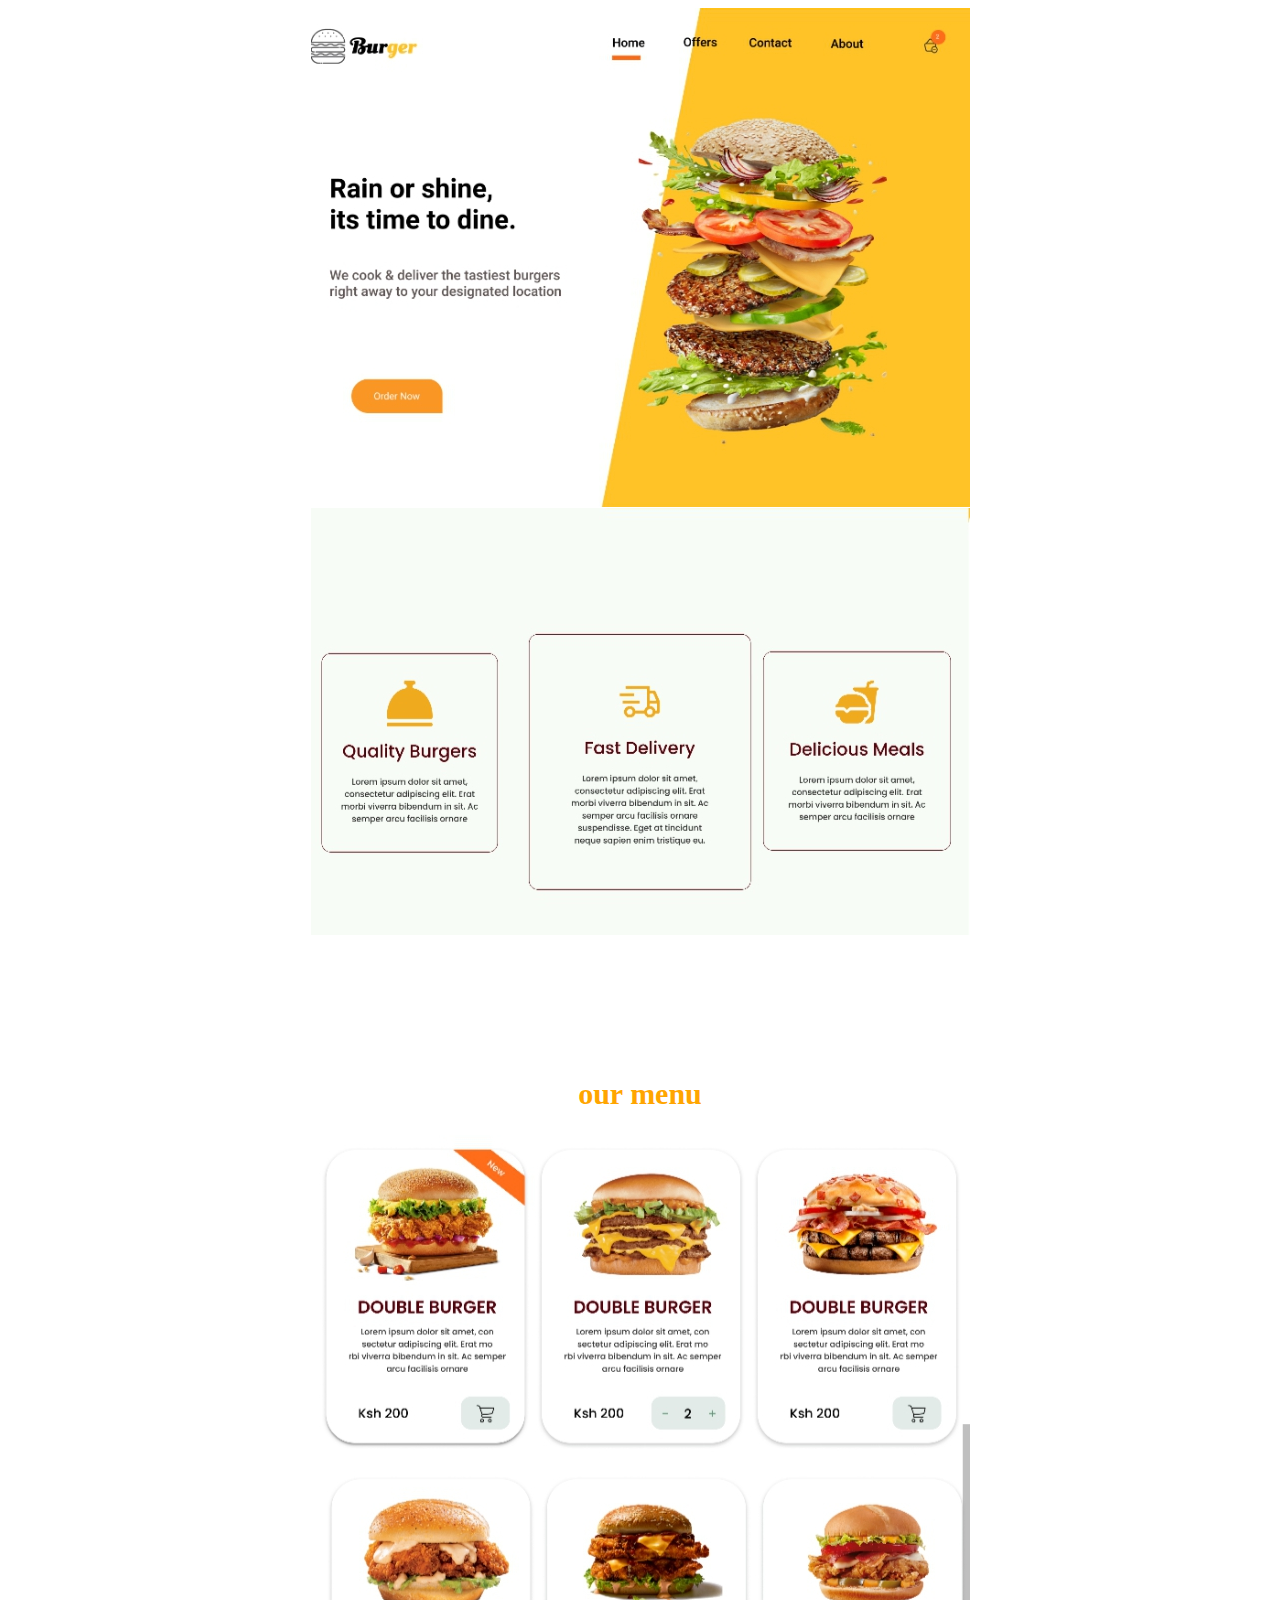
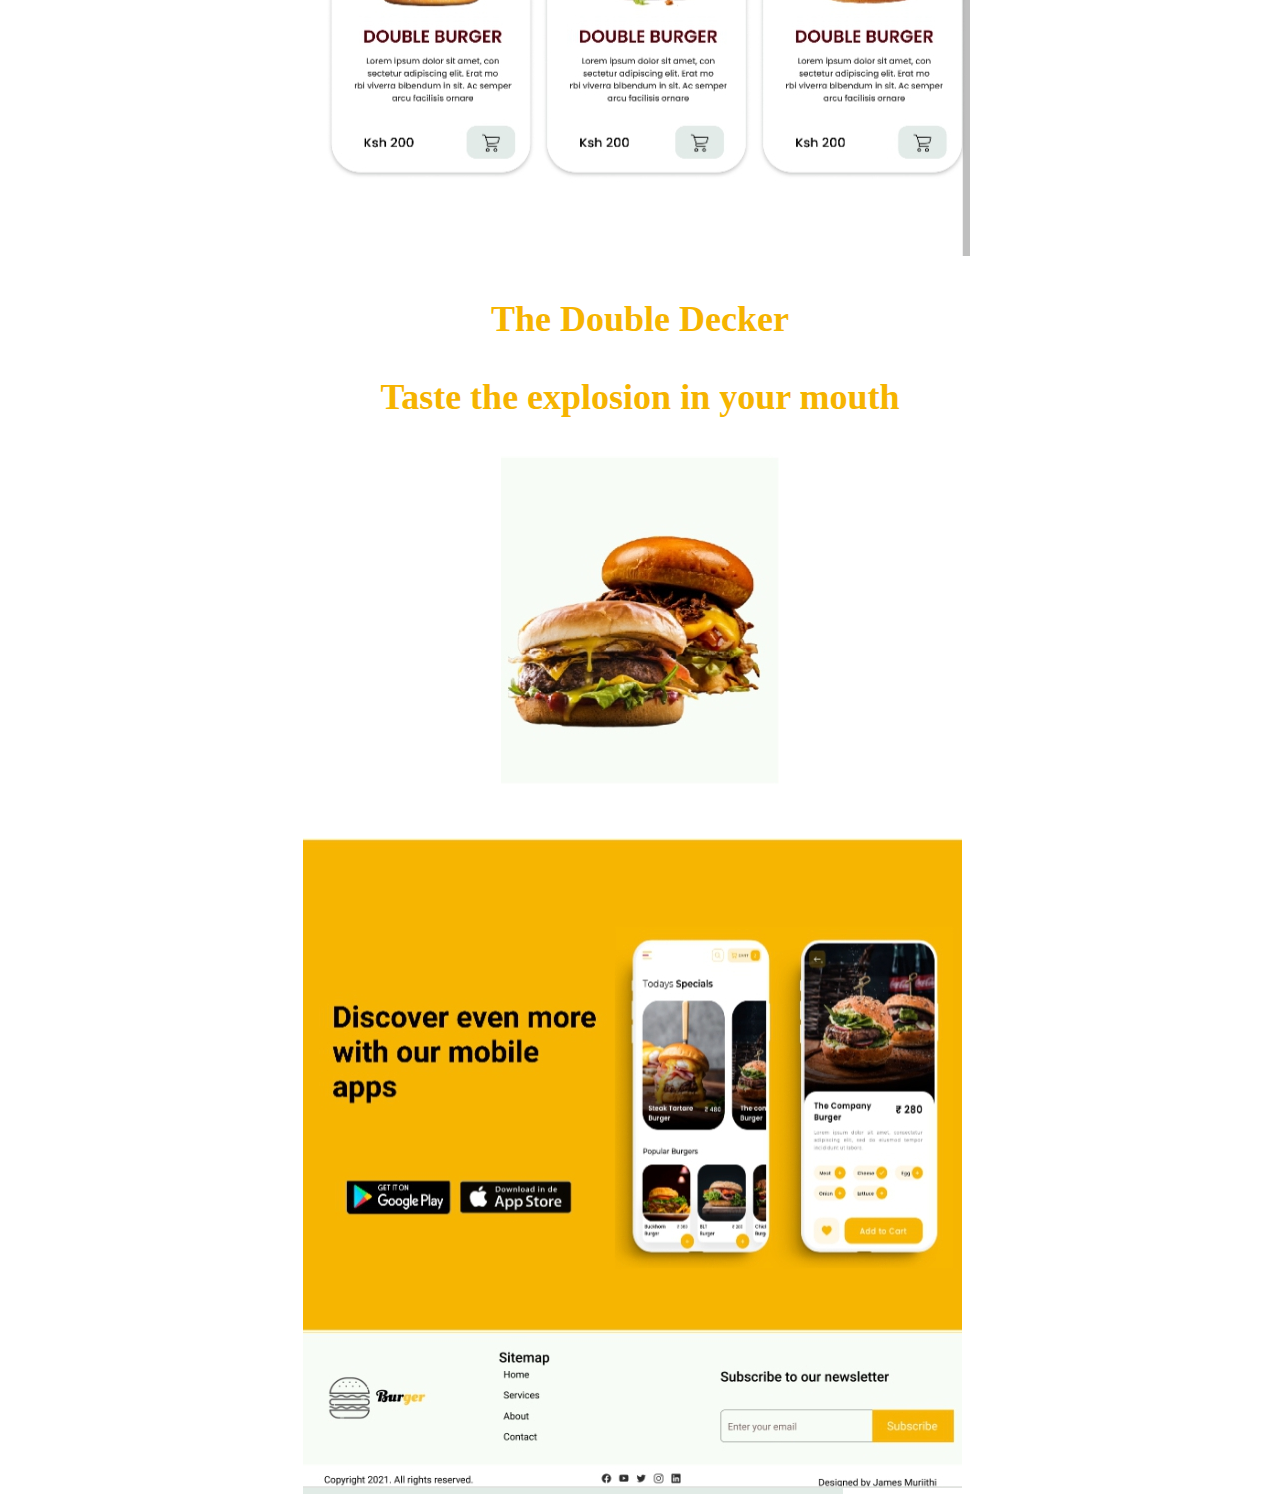
<file: index.html>
<!DOCTYPE html>
<html lang="en">
<head>
    <meta charset="UTF-8">
    <meta http-equiv="X-UA-Compatible" content="IE=edge">
    <meta name="viewport" content="width=device-width, initial-scale=1.0">
    <title>Burger palace</title>
    <link rel="stylesheet" href="style.css">
</head>
<body>
  <div class="container"> 
    <header>
       <img src="images/title.png" alt="">
             
    </header>
    <header>
        
    </header>
    
    <nav>
        <img src="images/burger description.png" alt="">
      
    </nav>
    <main>
       
        <h1>our menu</h1>
        <p> 
            <img src="images/6 burger combo.png" alt="">          
        </p>
        <p> 
            <div class="img_align">
            <p>The Double Decker</p>
            <p> Taste the explosion in your mouth</p>
            <img src="images/double decker.png" alt="">
        </div>        
        </p>
 
       
        
    
    </main>
    <section> 
        <div class="img_align">
        <img src="images/contacts.png" alt="">
        </div>
    </section>  
    
    <footer> 
        <img src="images/copyright.png" alt="">       
    </footer>
  </div>
</body>
</html>
</file>
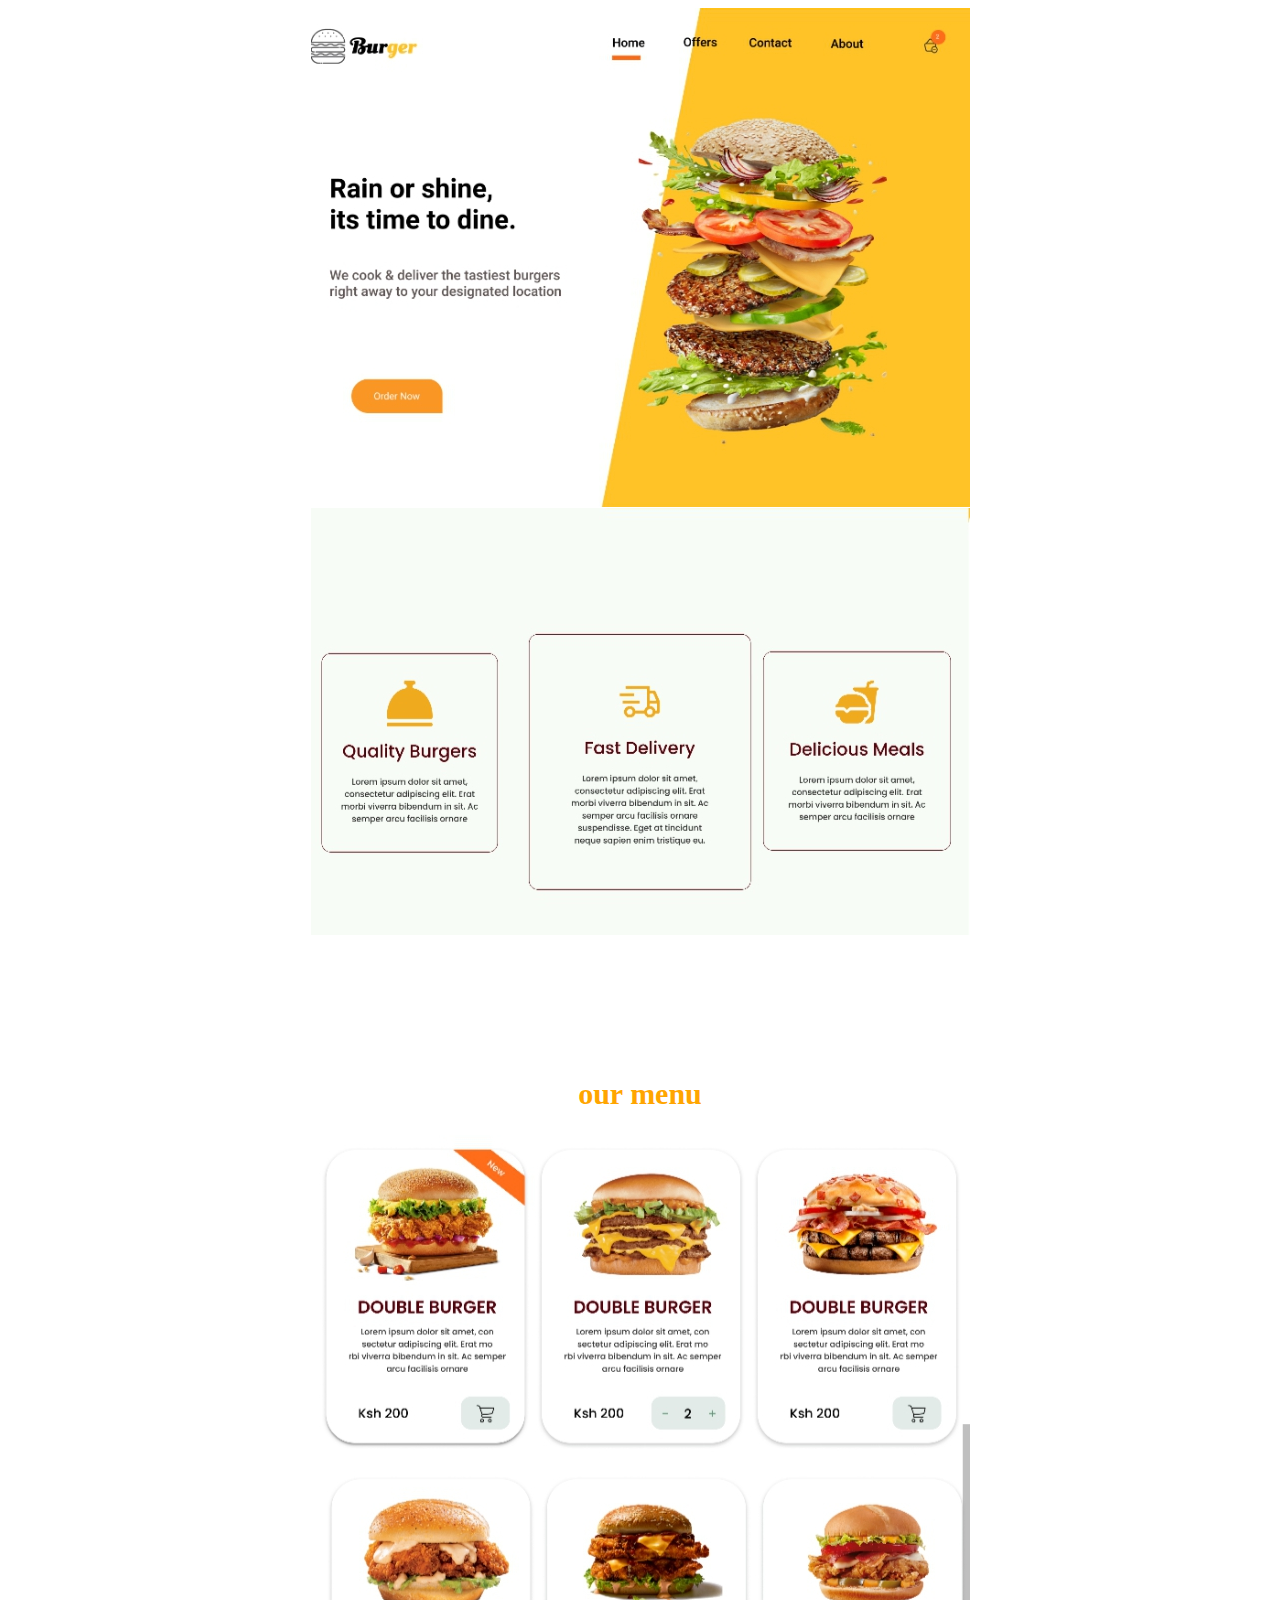
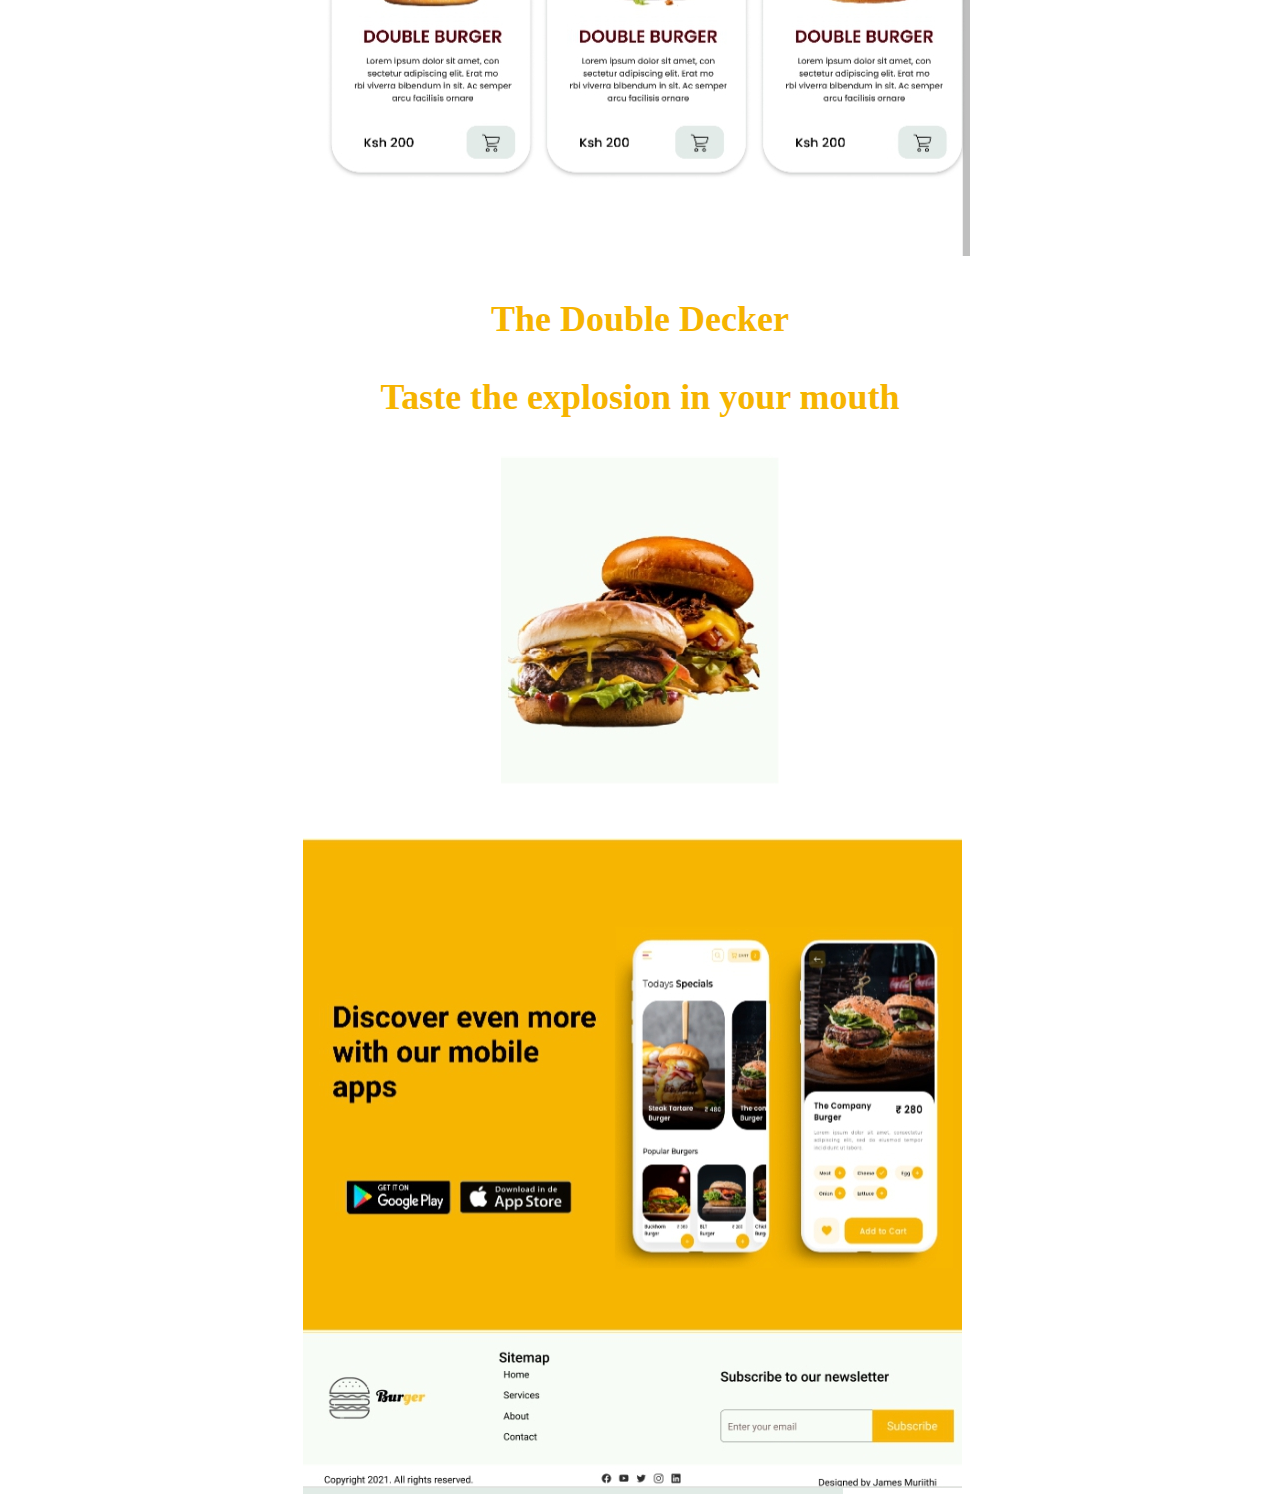
<file: project33.html>
<!DOCTYPE html>
<html lang="en">
<head>
    <meta charset="UTF-8">
    <meta http-equiv="X-UA-Compatible" content="IE=edge">
    <meta name="viewport" content="width=device-width, initial-scale=1.0">
    <title>Burger palace</title>
    <link rel="stylesheet" href="style.css">
</head>
<body>
  <div class="container"> 
    <header>
       <img src="images/title.png" alt="">
             
    </header>
    <header>
        
    </header>
    
    <nav>
        <img src="images/burger description.png" alt="">
      
    </nav>
    <main>
       
        <h1>our menu</h1>
        <p> 
            <img src="images/6 burger combo.png" alt="">          
        </p>
        <p> 
            <div class="img_align">
            <p>The Double Decker</p>
            <p> Taste the explosion in your mouth</p>
            <img src="images/double decker.png" alt="">
        </div>        
        </p>
 
       
        
    
    </main>
    <section> 
        <div class="img_align">
        <img src="images/contacts.png" alt="">
        </div>
    </section>  
    
    <footer> 
        <img src="images/copyright.png" alt="">       
    </footer>
  </div>
</body>
</html>
</file>
<file: style.css>
header { 
    background-color: white;
    height: 250px;    
    margin-left: auto;
    margin-right: auto;
    width: auto;
    text-align: center;
    image-rendering: auto;
    
    }
nav {
    background-color: white;
    height: 410px; 
    margin-left: auto;
    margin-right: auto;
    text-align: center;
    image-rendering: auto ;
    font-family: poppins;
}
.container { 
    margin-left: auto;
    margin-right: auto;
    width: 924px;
    font: poppins;
    
}
main { 
    background: color #e1ebe6;
    height: 1500px;
    margin-left: auto;
    margin-right: auto;
    width: 924px;
    text-align: center;
}
footer { 
    background-color:#e1ebe6;
    margin-left: auto;
    margin-right: auto;
    height: 250px;
    text-align: center;
    width: 540px;
    height: auto;
    margin-left: 13.5%;
    font-family: poppins;
}
h1 {
    font-size: 30px;
    color: orange;
    font-family:poppins;
    text-align: center;
    padding-top: 15%;
} 
nav a {
    text-decoration: none;
    font-size: medium;
    padding-left: 12px;
    padding-right: 12px;
    font-family: poppins;
}
section { 
    background-color: #f6b400;
    margin-left: 13.5%;
    margin-right: auto;
    height: 494px;
    width: 540px;
    text-align: center;
    font-family: poppins;
    
}
div { 
    font-size: 150%;
    font-style: poppins;
    color: #f6b400;
    font-weight: bold;
}
</file>
